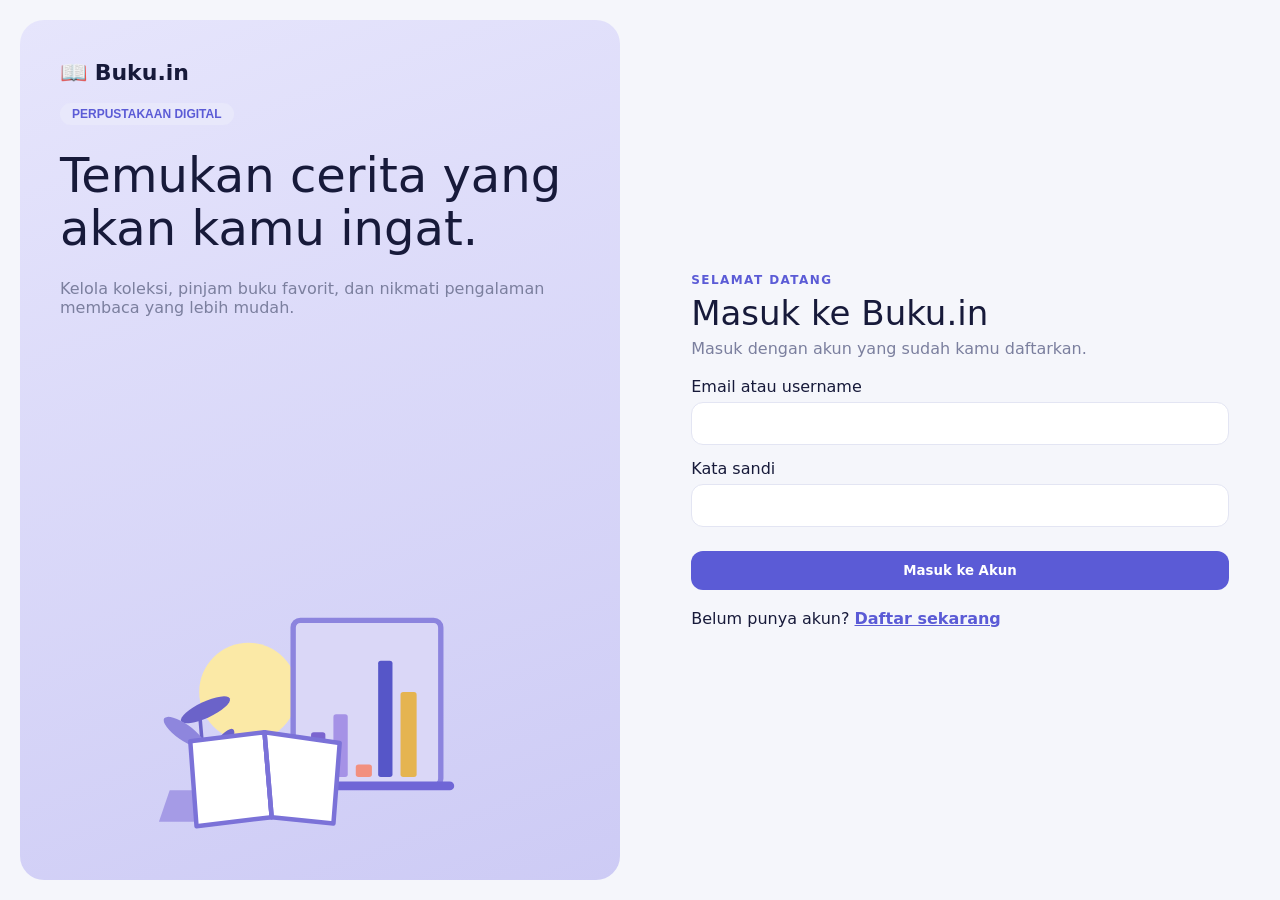
<file: index.html>
<!DOCTYPE html>
<html lang=id>
    <head>
        <meta charset=utf-8>
        <meta name=viewport content='width=device-width,initial-scale=1'>
        <title>Buku.in</title>
        <link rel=stylesheet href=style.css>
    </head>
    <body data-p=index data-r=auth>
        <div id=app></div>
        <script src=app.js></script>
                <script>
document.addEventListener("DOMContentLoaded", function () {
  // 1. Cari panel kiri. Ganti ".panel-kiri" dengan class panelmu kalau beda.
  var panel = document.querySelector(".panel-kiri");

  // Cadangan: cari lewat judul "Temukan cerita..."
  if (!panel) {
    var judul = Array.from(document.querySelectorAll("h1, h2"))
      .find(function (el) { return el.textContent.includes("Temukan cerita"); });
    if (judul) panel = judul.parentElement;
  }
  if (!panel) { console.warn("Panel kiri tidak ditemukan"); return; }

  // 2. Susun panel supaya isi bisa didorong ke bawah
  panel.style.display = "flex";
  panel.style.flexDirection = "column";

  // 3. Buat wadah gambar
  var wrap = document.createElement("div");
  wrap.style.marginTop = "auto";
  wrap.style.alignSelf = "center";
  wrap.style.width = "100%";
  wrap.style.maxWidth = "340px";

  wrap.innerHTML = `
    <svg xmlns="http://www.w3.org/2000/svg" viewBox="0 0 380 270" style="width:100%;display:block" role="img" aria-label="Ilustrasi Buku.in">
      <circle cx="110" cy="105" r="55" fill="#FBE9A6"/>
      <rect x="160" y="25" width="165" height="185" rx="8" fill="#DAD7F7" stroke="#8C84DE" stroke-width="6"/>
      <rect x="180" y="150" width="16" height="50" rx="3" fill="#7A64CF"/>
      <rect x="205" y="130" width="16" height="70" rx="3" fill="#A592E6"/>
      <rect x="230" y="186" width="18" height="14" rx="3" fill="#F2907F"/>
      <rect x="255" y="70" width="16" height="130" rx="3" fill="#5656C8"/>
      <rect x="280" y="105" width="18" height="95" rx="3" fill="#E5B450"/>
      <rect x="150" y="205" width="190" height="10" rx="5" fill="#6F66D6"/>
      <path d="M62 205 C60 180 58 160 56 135" stroke="#6B63C9" stroke-width="4" fill="none" stroke-linecap="round"/>
      <ellipse cx="62" cy="125" rx="30" ry="9" transform="rotate(-25 62 125)" fill="#6B63C9"/>
      <ellipse cx="38" cy="150" rx="27" ry="9" transform="rotate(35 38 150)" fill="#8E86DD"/>
      <ellipse cx="78" cy="168" rx="26" ry="8" transform="rotate(-55 78 168)" fill="#6B63C9"/>
      <polygon points="10,250 80,250 70,215 22,215" fill="#A59BE6"/>
      <g stroke="#7B72D8" stroke-width="5" stroke-linejoin="round" fill="#FFFFFF">
        <path d="M45 160 L128 150 L136 245 L52 255 Z"/>
        <path d="M136 245 L128 150 L212 162 L205 252 Z"/>
      </g>
      <path d="M128 150 L136 245" stroke="#7B72D8" stroke-width="5" stroke-linecap="round"/>
    </svg>`;

  // 4. Tempel di akhir panel
  panel.appendChild(wrap);
});
</script>

    </body>
</html>
</file>
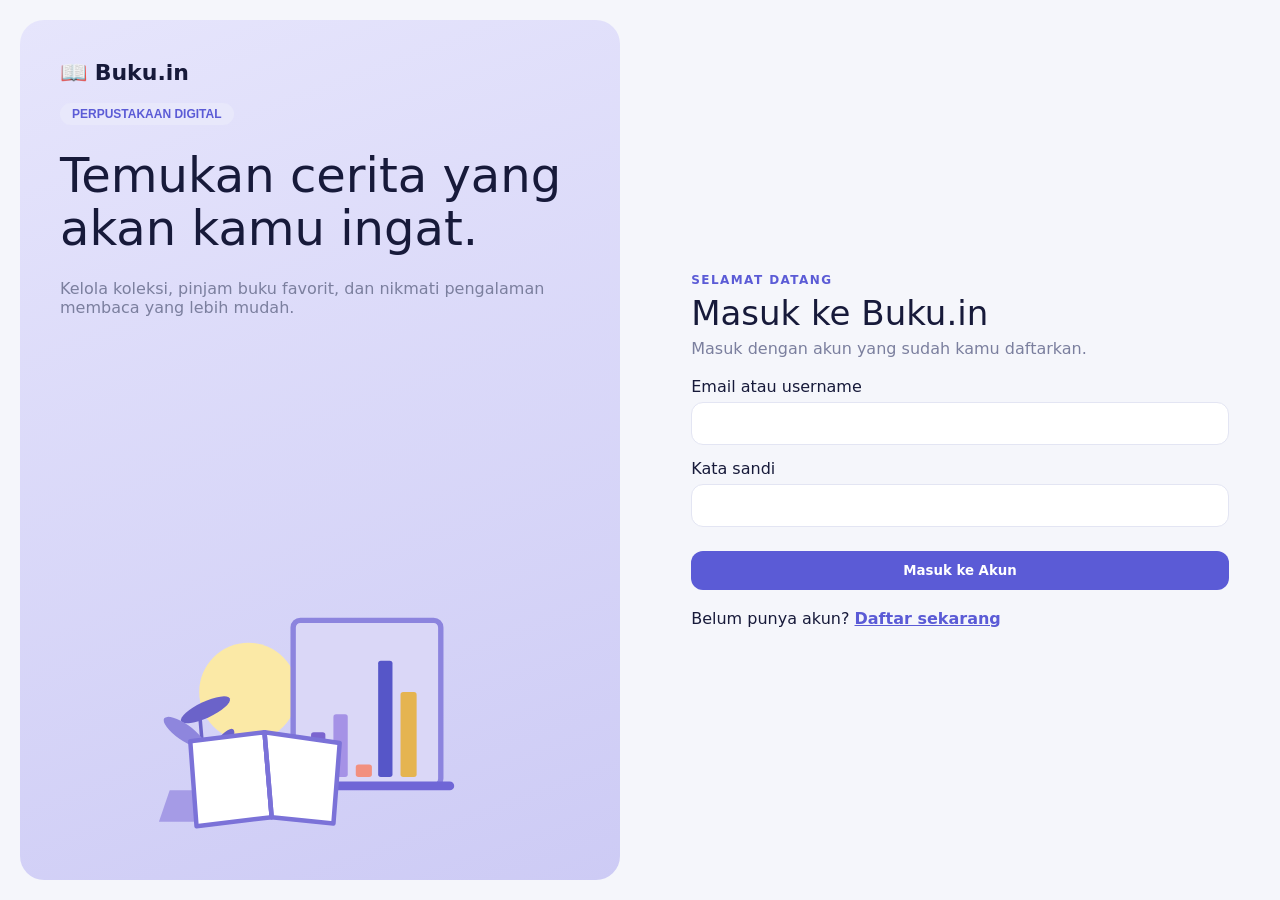
<file: admin-buku.html>
<!DOCTYPE html>
<html lang=id>
    <head>
        <meta charset=utf-8>
        <meta name=viewport content='width=device-width,initial-scale=1'>
        <title>Buku.in</title>
        <link rel=stylesheet href=style.css>
    </head>
    <body data-p=admin-buku data-r=pengelola>
        <div id=app></div>
        <script src=app.js></script>
        <script src=buku.js></script>
        <script src="pencarian.js"></script>
    </body>
    </html>
</file>
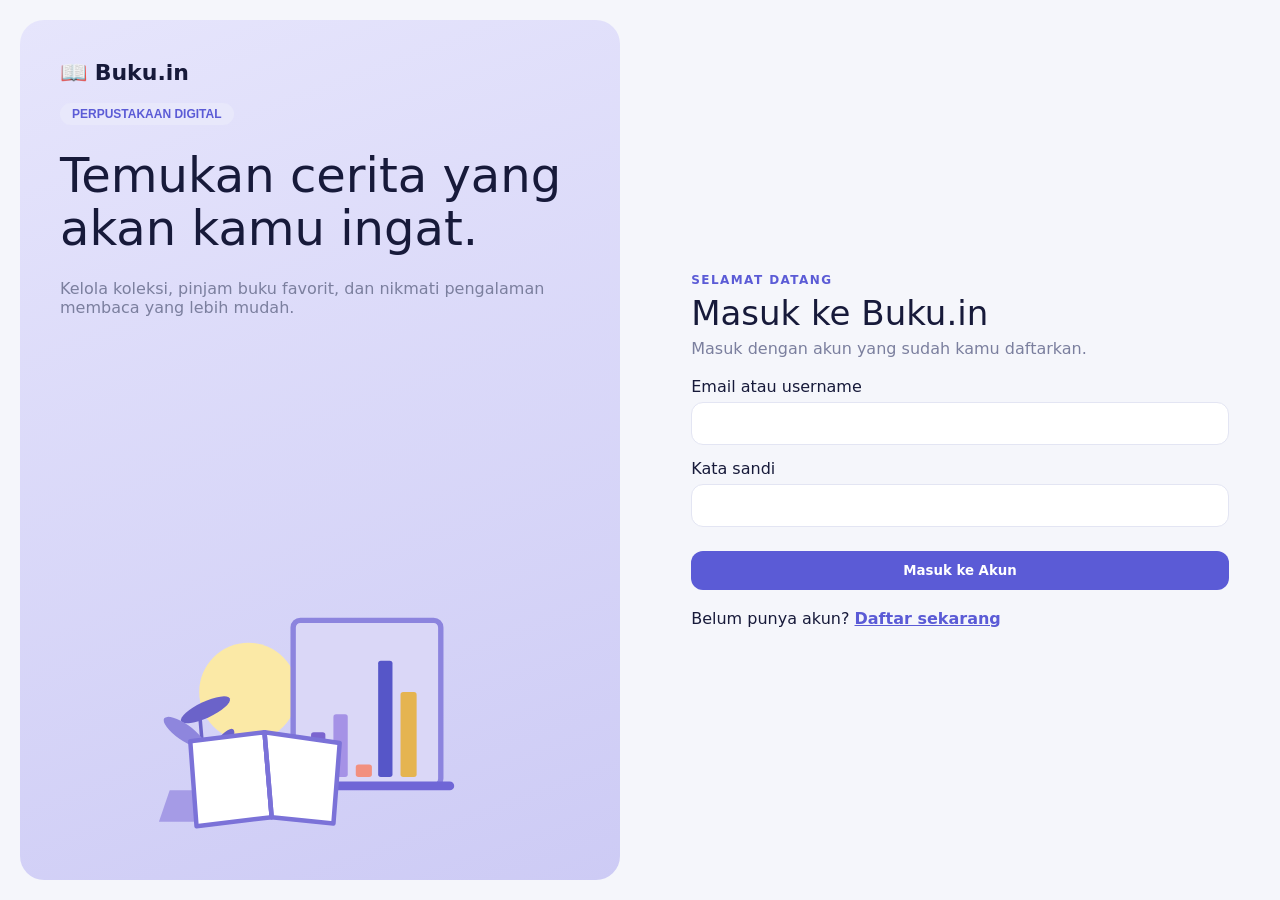
<file: admin-dashboard.html>
<!DOCTYPE html>
<html lang=id>
    <head>
        <meta charset=utf-8>
        <meta name=viewport content='width=device-width,initial-scale=1'>
        <title>Buku.in</title>
        <link rel=stylesheet href=style.css>
    </head>
    <body data-p=admin-dashboard data-r=pengelola>
        <div id=app></div>
        <script src=app.js></script>
        <script src=dashboard.js></script>
        <script src="pencarian.js"></script>
    </body>
    </html>
</file>
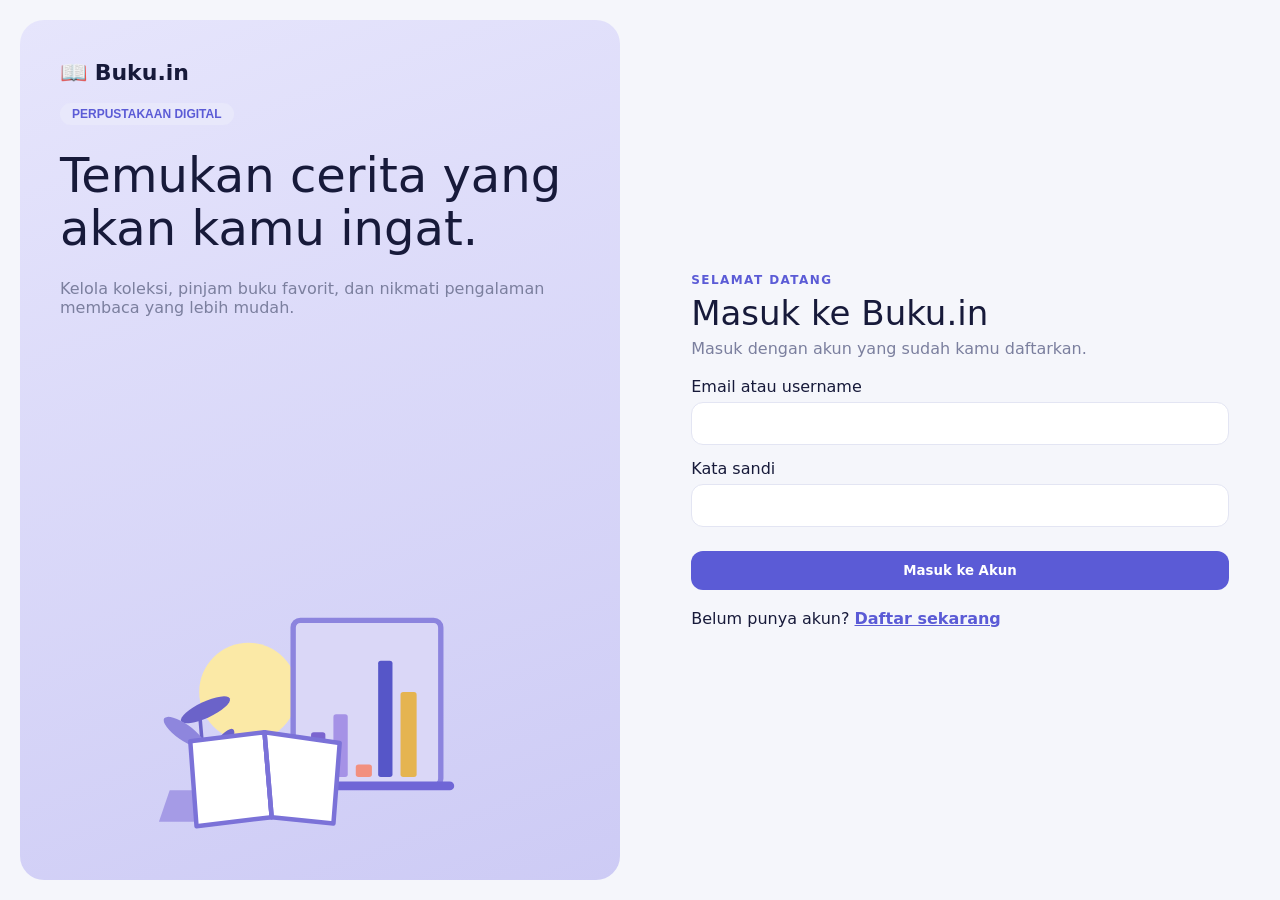
<file: admin-kategori.html>
<!DOCTYPE html>
<html lang=id>
    <head>
        <meta charset=utf-8>
        <meta name=viewport content='width=device-width,initial-scale=1'>
        <title>Buku.in</title>
        <link rel=stylesheet href=style.css>
    </head>
    <body data-p=admin-kategori data-r=pengelola>
        <div id=app></div>
        <script src=app.js></script>
        <script src="pencarian.js"></script>
    </body>
</html>
</file>
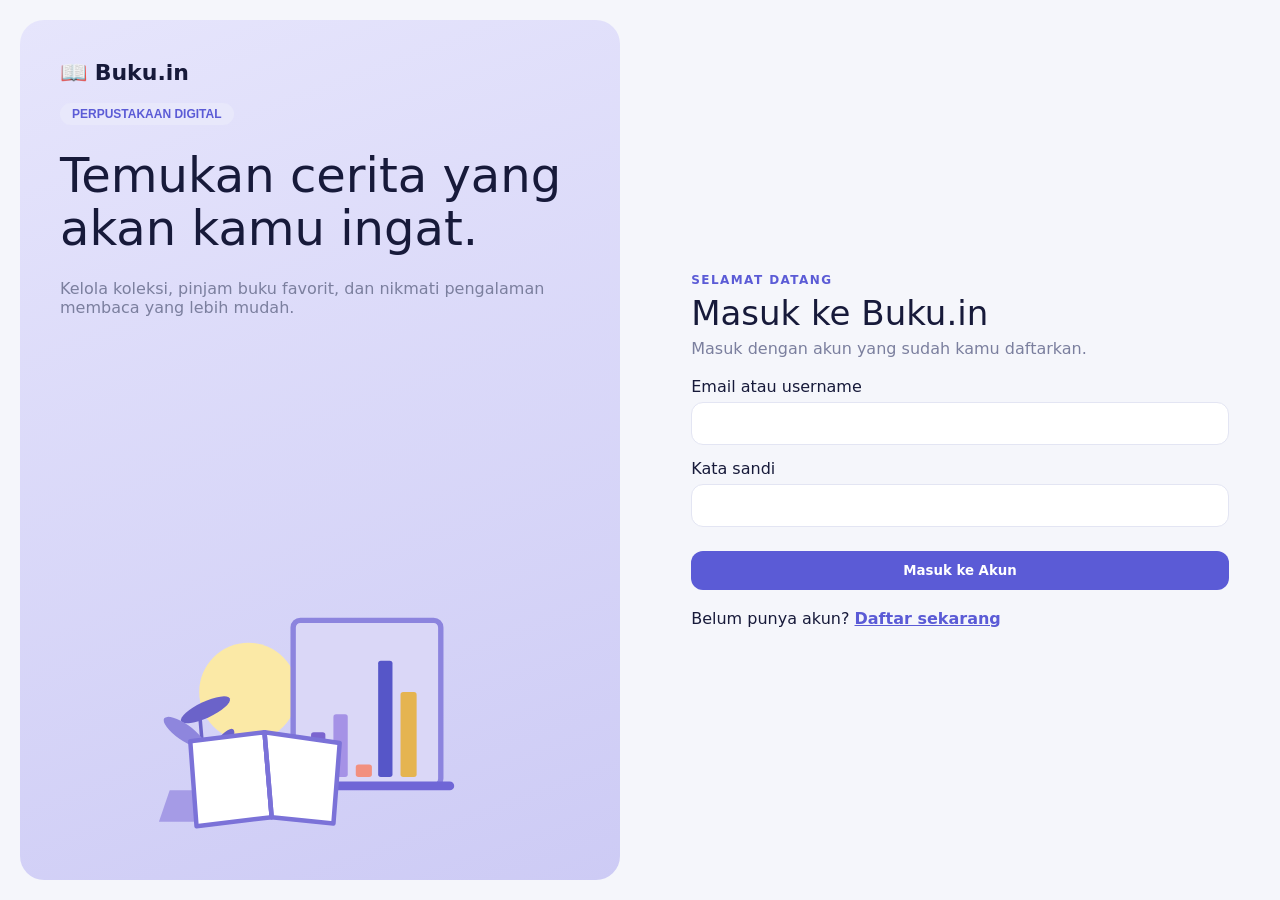
<file: admin-peminjaman.html>
<!DOCTYPE html>
<html lang=id>
    <head>
        <meta charset=utf-8>
        <meta name=viewport content='width=device-width,initial-scale=1'>
        <title>Buku.in</title>
        <link rel=stylesheet href=style.css>
    </head>
    <body data-p=admin-peminjaman data-r=pengelola>
        <div id=app></div>
        <script src=app.js></script>
        <script src="table2.js"></script>
        <script src="pencarian.js"></script>
    </body>
</html>
</file>
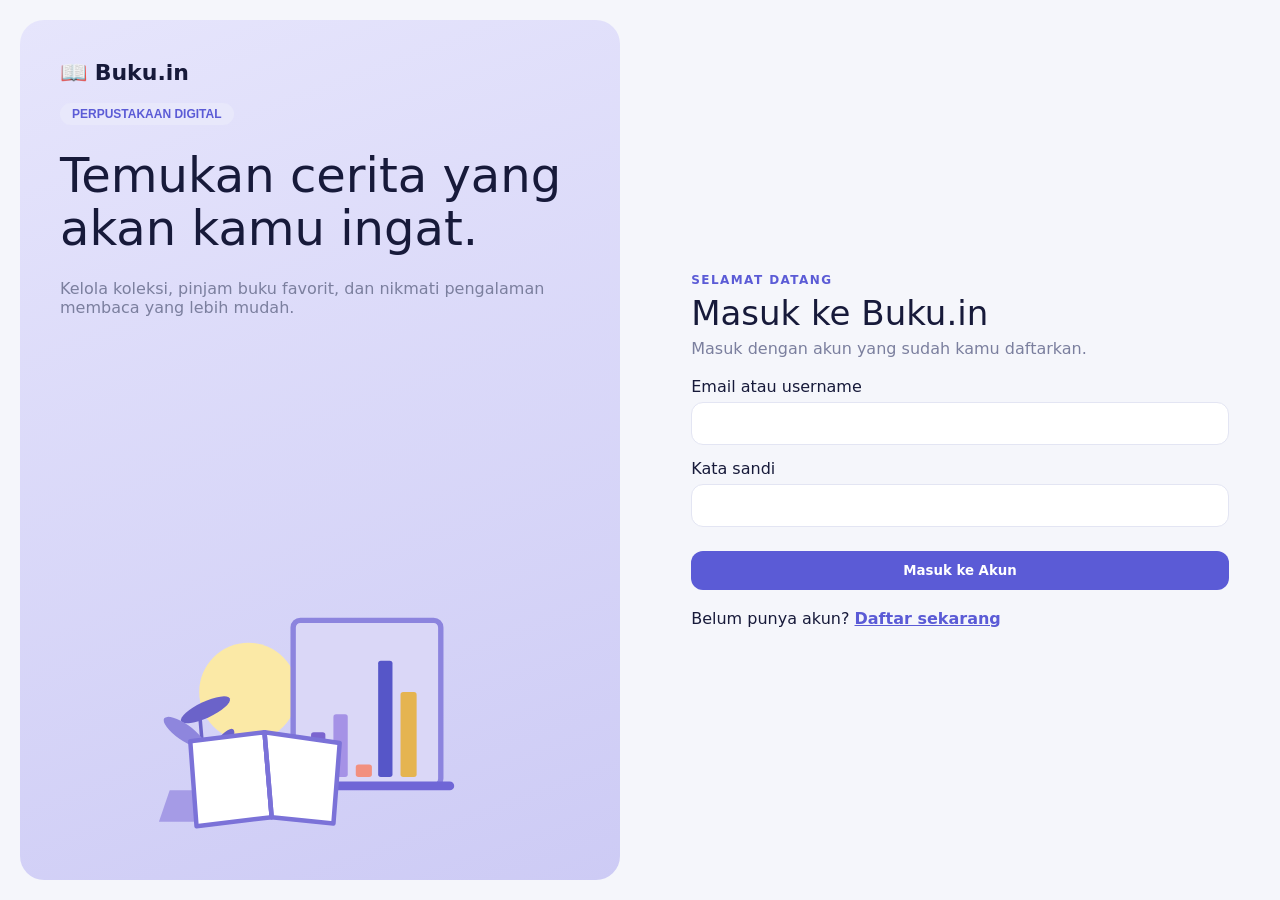
<file: admin-pengguna.html>
<!DOCTYPE html>
<html lang=id>
    <head>
        <meta charset=utf-8>
        <meta name=viewport content='width=device-width,initial-scale=1'>
        <title>Buku.in</title>
        <link rel=stylesheet href=style.css>
    </head>
    <body data-p=admin-pengguna data-r=pengelola>
        <div id=app></div>
        <script src=app.js></script>
        <script src="pencarian.js"></script>
    </body>
</html>
</file>
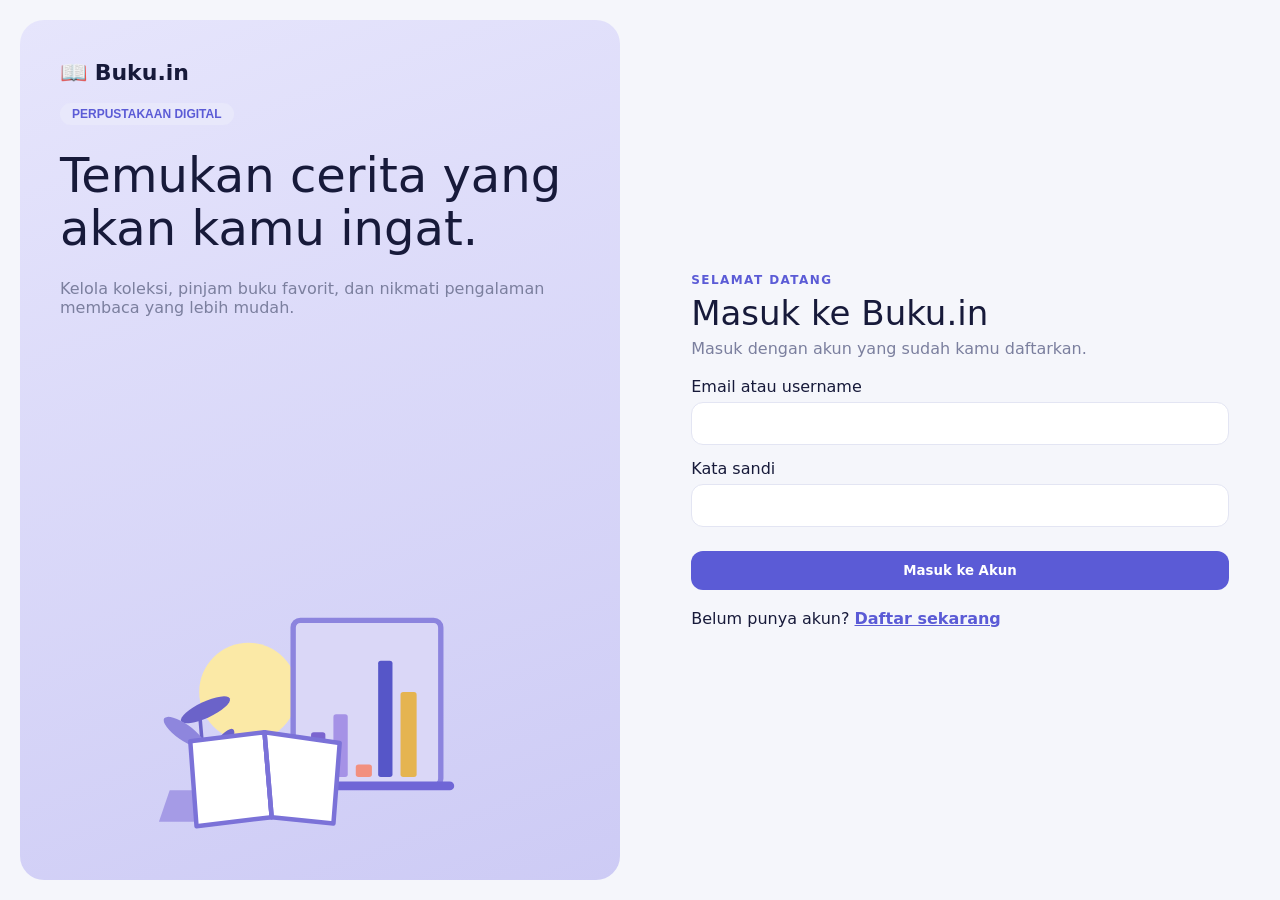
<file: admin-riwayat.html>
<!DOCTYPE html>
<html lang=id>
    <head>
        <meta charset=utf-8>
        <meta name=viewport content='width=device-width,initial-scale=1'>
        <title>Buku.in</title>
        <link rel=stylesheet href=style.css>
    </head>
    <body data-p=admin-riwayat data-r=pengelola>
        <div id=app></div>
        <script src=app.js></script>
        <script src=table2.js></script>
        <script src="pencarian.js"></script>
    </body>
</html>
</file>
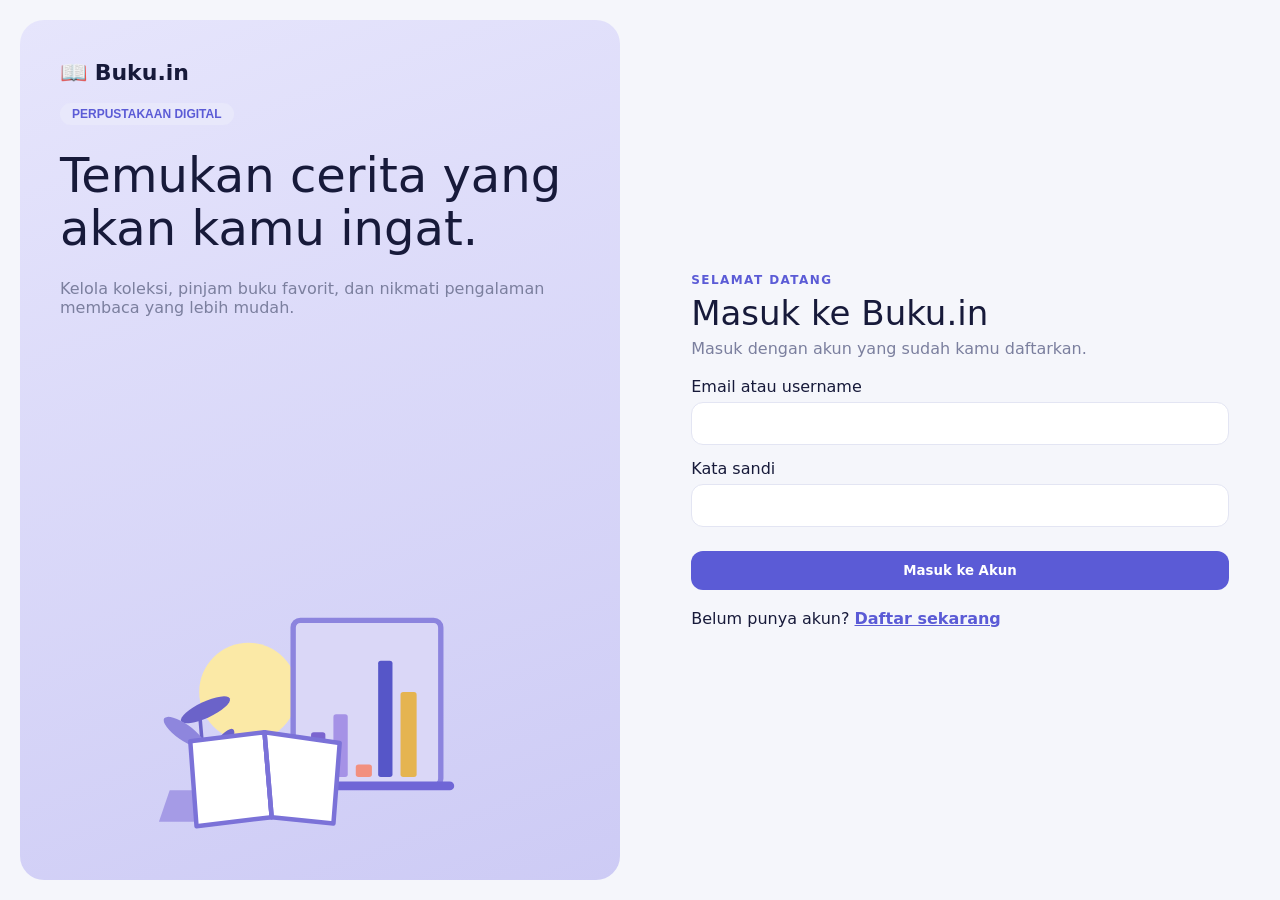
<file: beranda.html>
<!DOCTYPE html>
<html lang=id>
    <head>
        <meta charset=utf-8>
        <meta name=viewport content='width=device-width,initial-scale=1'>
        <title>Buku.in</title>
        <link rel=stylesheet href=style.css>
    </head>
    <body data-p=beranda data-r=peminjam>
        <div id=app></div>
        <script src=app.js></script>
        <script src="banner.js"></script>
        <script src="pencarian.js"></script>
    </body>
</html>
</file>
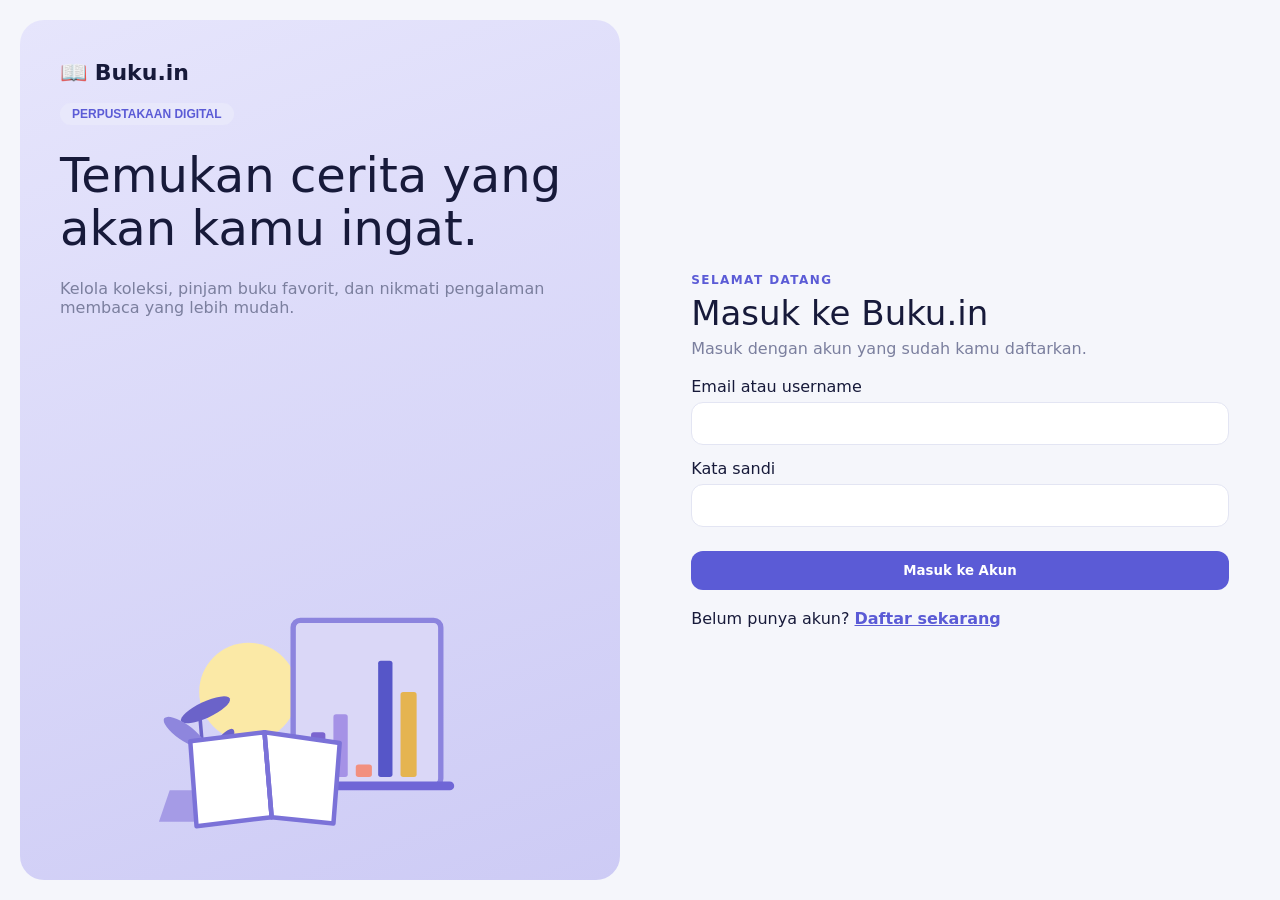
<file: cari.html>
<!DOCTYPE html>
<html lang=id>
    <head>
        <meta charset=utf-8>
        <meta name=viewport content='width=device-width,initial-scale=1'>
        <title>Buku.in</title>
        <link rel=stylesheet href=style.css>
    </head>
    <body data-p=cari data-r=peminjam>
        <div id=app></div>
        <script src=app.js></script>
        <script src="pencarian.js"></script>
    </body>
</html>
</file>
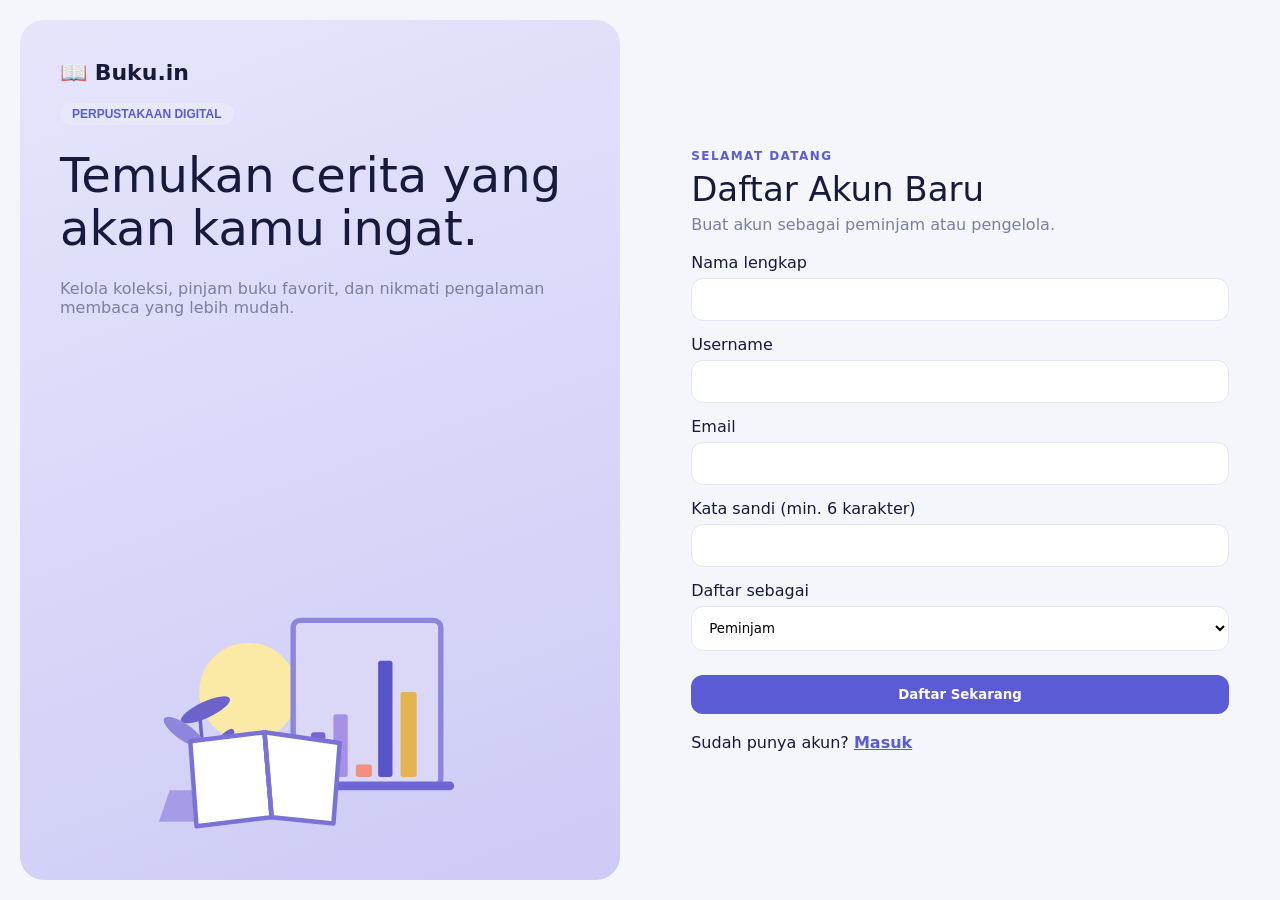
<file: daftar.html>
<!DOCTYPE html>
<html lang=id>
    <head>
        <meta charset=utf-8>
        <meta name=viewport content='width=device-width,initial-scale=1'>
        <title>Buku.in</title>
        <link rel=stylesheet href=style.css>
    </head>
    <body data-p=daftar data-r=auth>
        <div id=app></div>
        <script src=app.js></script>
        <script>
document.addEventListener("DOMContentLoaded", function () {
  // 1. Cari panel kiri. Ganti ".panel-kiri" dengan class panelmu kalau beda.
  var panel = document.querySelector(".panel-kiri");

  // Cadangan: cari lewat judul "Temukan cerita..."
  if (!panel) {
    var judul = Array.from(document.querySelectorAll("h1, h2"))
      .find(function (el) { return el.textContent.includes("Temukan cerita"); });
    if (judul) panel = judul.parentElement;
  }
  if (!panel) { console.warn("Panel kiri tidak ditemukan"); return; }

  // 2. Susun panel supaya isi bisa didorong ke bawah
  panel.style.display = "flex";
  panel.style.flexDirection = "column";

  // 3. Buat wadah gambar
  var wrap = document.createElement("div");
  wrap.style.marginTop = "auto";
  wrap.style.alignSelf = "center";
  wrap.style.width = "100%";
  wrap.style.maxWidth = "340px";

  wrap.innerHTML = `
    <svg xmlns="http://www.w3.org/2000/svg" viewBox="0 0 380 270" style="width:100%;display:block" role="img" aria-label="Ilustrasi Buku.in">
      <circle cx="110" cy="105" r="55" fill="#FBE9A6"/>
      <rect x="160" y="25" width="165" height="185" rx="8" fill="#DAD7F7" stroke="#8C84DE" stroke-width="6"/>
      <rect x="180" y="150" width="16" height="50" rx="3" fill="#7A64CF"/>
      <rect x="205" y="130" width="16" height="70" rx="3" fill="#A592E6"/>
      <rect x="230" y="186" width="18" height="14" rx="3" fill="#F2907F"/>
      <rect x="255" y="70" width="16" height="130" rx="3" fill="#5656C8"/>
      <rect x="280" y="105" width="18" height="95" rx="3" fill="#E5B450"/>
      <rect x="150" y="205" width="190" height="10" rx="5" fill="#6F66D6"/>
      <path d="M62 205 C60 180 58 160 56 135" stroke="#6B63C9" stroke-width="4" fill="none" stroke-linecap="round"/>
      <ellipse cx="62" cy="125" rx="30" ry="9" transform="rotate(-25 62 125)" fill="#6B63C9"/>
      <ellipse cx="38" cy="150" rx="27" ry="9" transform="rotate(35 38 150)" fill="#8E86DD"/>
      <ellipse cx="78" cy="168" rx="26" ry="8" transform="rotate(-55 78 168)" fill="#6B63C9"/>
      <polygon points="10,250 80,250 70,215 22,215" fill="#A59BE6"/>
      <g stroke="#7B72D8" stroke-width="5" stroke-linejoin="round" fill="#FFFFFF">
        <path d="M45 160 L128 150 L136 245 L52 255 Z"/>
        <path d="M136 245 L128 150 L212 162 L205 252 Z"/>
      </g>
      <path d="M128 150 L136 245" stroke="#7B72D8" stroke-width="5" stroke-linecap="round"/>
    </svg>`;

  // 4. Tempel di akhir panel
  panel.appendChild(wrap);
});
</script>

    </body>
</html>
</file>
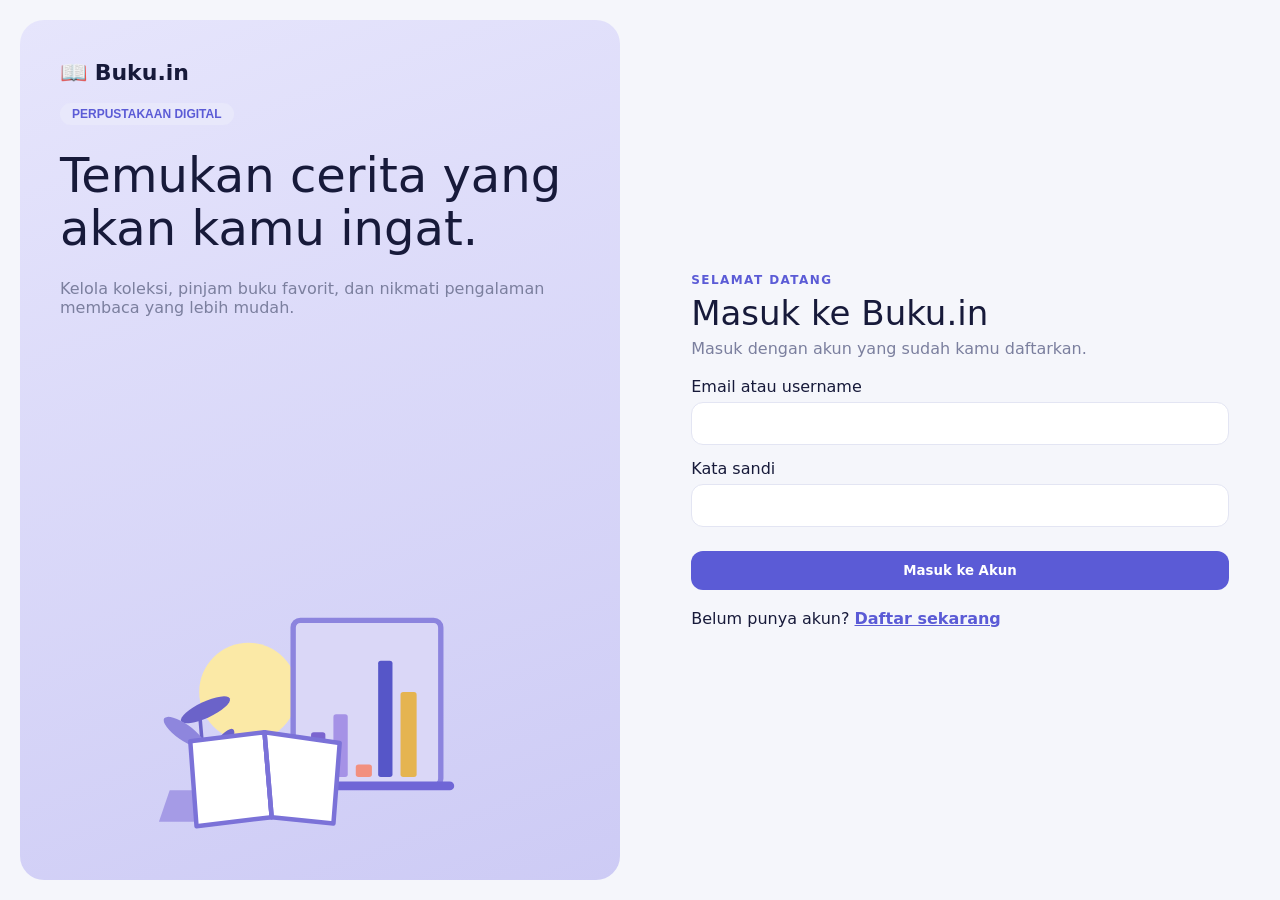
<file: peminjaman.html>
<!DOCTYPE html>
<html lang=id>
    <head>
        <meta charset=utf-8>
        <meta name=viewport content='width=device-width,initial-scale=1'>
        <title>Buku.in</title>
        <link rel=stylesheet href=style.css>
    </head>
    <body data-p=peminjaman data-r=peminjam>
        <div id=app></div>
        <script src=app.js></script>
        <script src="tabel.js"></script>
    </body>
</html>
</file>
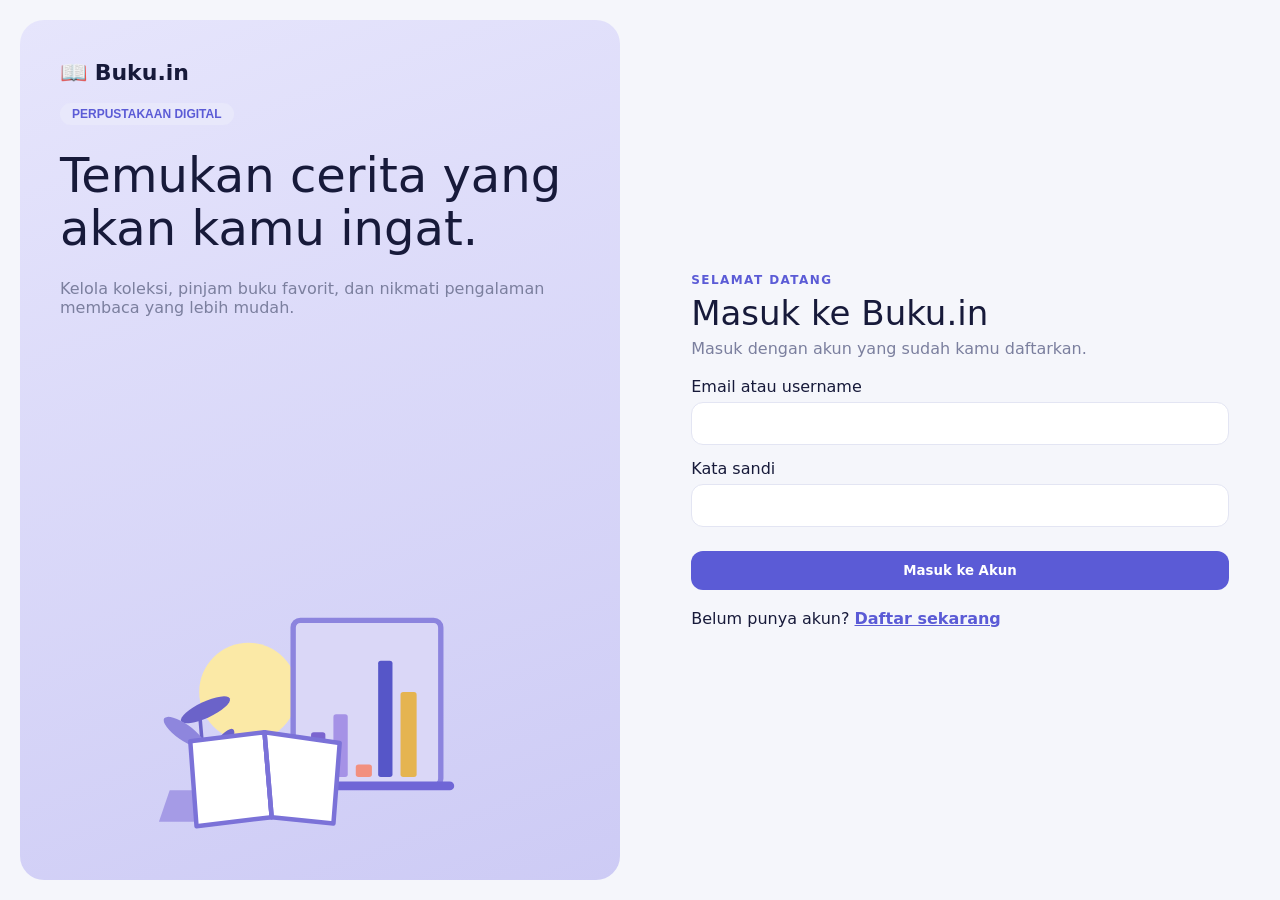
<file: profil.html>
<!DOCTYPE html>
<html lang=id>
    <head>
        <meta charset=utf-8>
        <meta name=viewport content='width=device-width,initial-scale=1'>
        <title>Buku.in</title>
        <link rel=stylesheet href=style.css>
    </head>
    <body data-p=profil data-r=peminjam>
        <div id=app></div>
        <script src=app.js></script>
        <script src="profil.js"></script>
        <script src="pencarian.js"></script>
    </body>
</html>
</file>
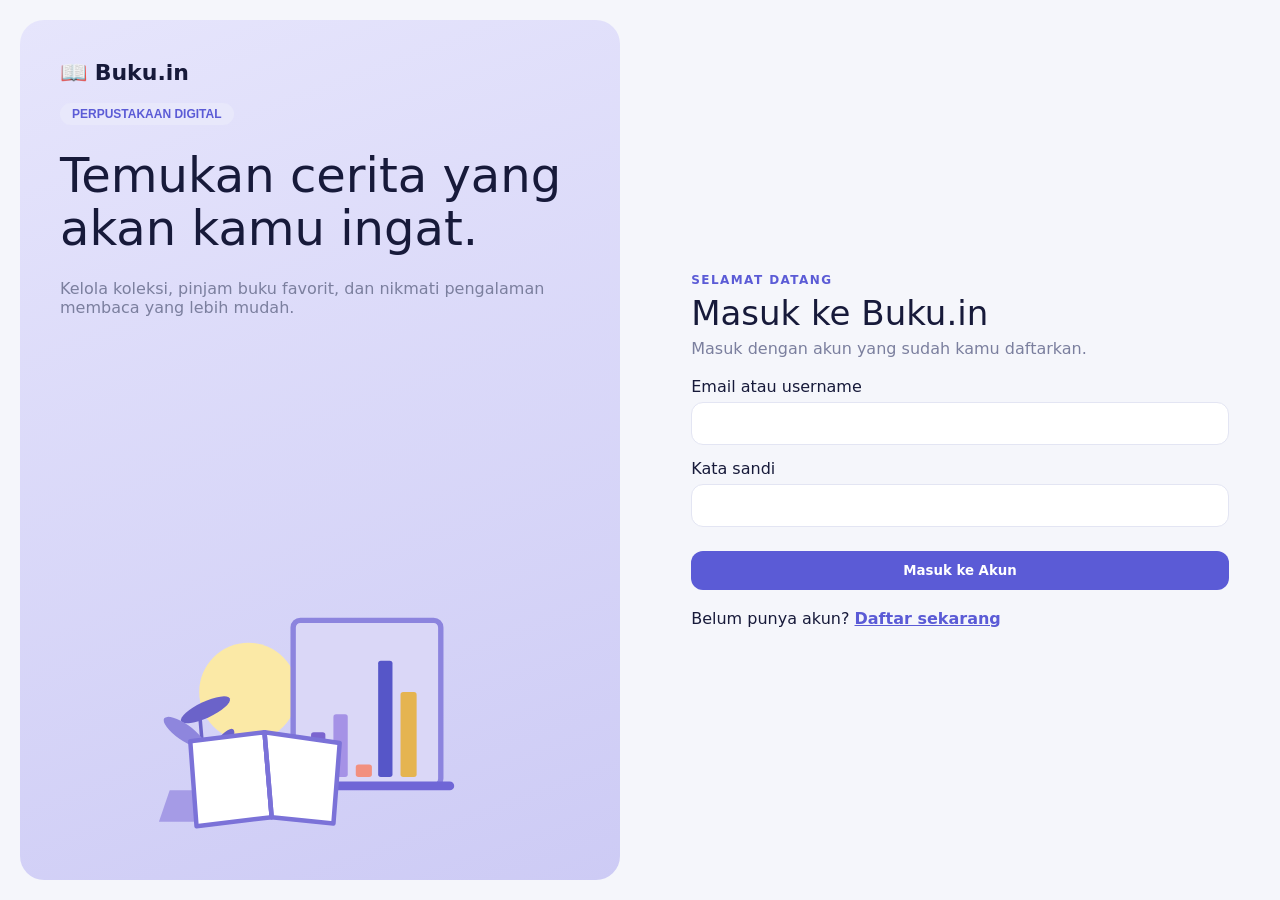
<file: riwayat.html>
<!DOCTYPE html>
<html lang=id>
    <head>
        <meta charset=utf-8>
        <meta name=viewport content='width=device-width,initial-scale=1'>
        <title>Buku.in</title>
        <link rel=stylesheet href=style.css>
    </head>
    <body data-p=riwayat data-r=peminjam>
        <div id=app></div>
        <script src=app.js></script>
        <script src="tabel.js"></script>
        <script src="pencarian.js"></script>
    </body>
</html>
</file>
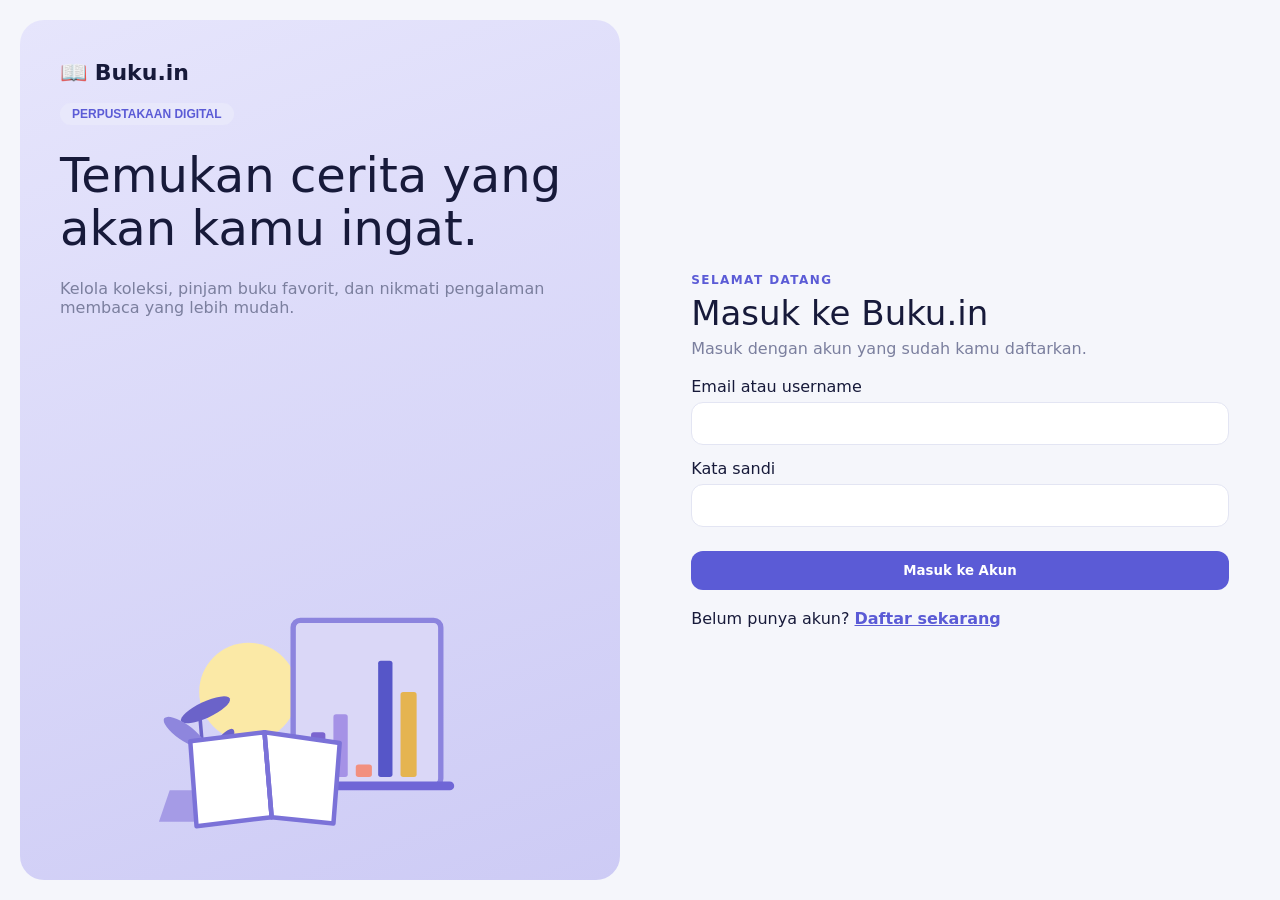
<file: wishlist.html>
<!DOCTYPE html>
<html lang=id>
    <head>
        <meta charset=utf-8>
        <meta name=viewport content='width=device-width,initial-scale=1'>
        <title>Buku.in</title>
        <link rel=stylesheet href=style.css>
    </head>
    <body data-p=wishlist data-r=peminjam>
        <div id=app></div>
        <script src=app.js></script>
        <script src="pencarian.js"></script>
    </body>
</html>
</file>
